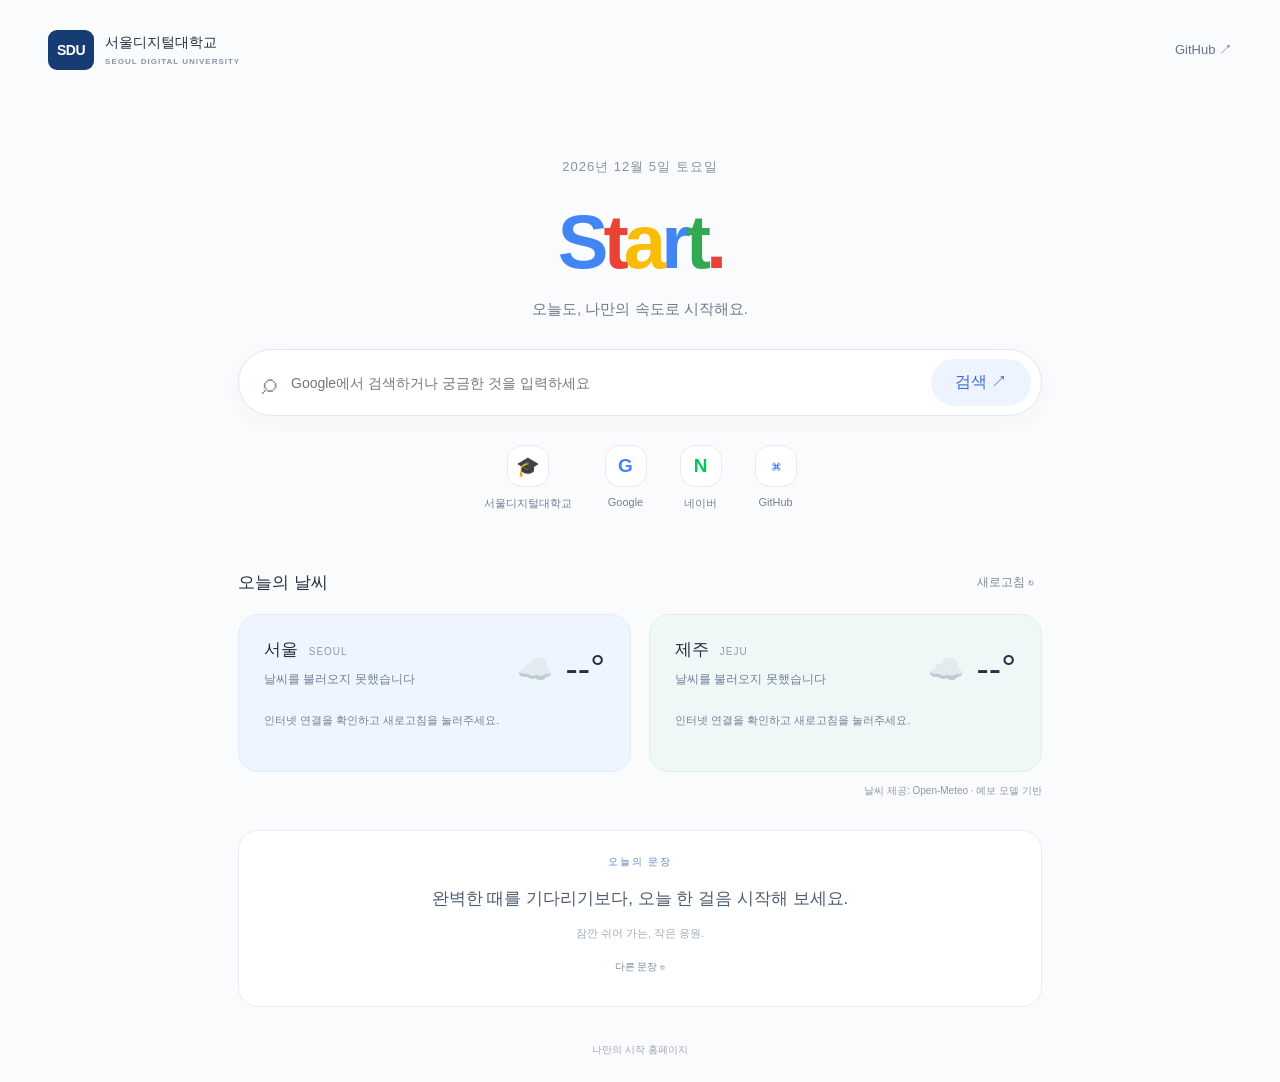
<file: index.html>
<!doctype html>
<html lang="ko"><head><meta charset="utf-8"><meta name="viewport" content="width=device-width,initial-scale=1"><title>나만의 시작 홈페이지</title><meta name="description" content="구글 검색, 서울과 제주 날씨, 오늘의 문장으로 시작하는 나만의 홈페이지."><link rel="stylesheet" href="style.css"><script src="script.js" defer></script></head>
<body><header><a class="university" href="https://www.sdu.ac.kr/" target="_blank" rel="noopener noreferrer"><span class="mark">SDU</span><span>서울디지털대학교<small>SEOUL DIGITAL UNIVERSITY</small></span></a><a class="github" href="https://github.com/jinmyeongsu/my-homepage" target="_blank" rel="noopener noreferrer">GitHub ↗</a></header>
<main><section class="search-area" aria-label="검색"><p id="date"></p><div class="wordmark" aria-hidden="true"><span>S</span><span>t</span><span>a</span><span>r</span><span>t</span><span>.</span></div><p class="greeting">오늘도, 나만의 속도로 시작해요.</p>
<form action="https://www.google.com/search" method="get"><label class="sr-only" for="query">Google 검색어</label><span class="search-icon" aria-hidden="true">⌕</span><input id="query" name="q" type="search" placeholder="Google에서 검색하거나 궁금한 것을 입력하세요" required autocomplete="off"><button type="submit">검색 <span aria-hidden="true">↗</span></button></form>
<nav class="shortcuts" aria-label="자주 가는 사이트"><a href="https://www.sdu.ac.kr/" target="_blank" rel="noopener noreferrer"><span>🎓</span>서울디지털대학교</a><a href="https://www.google.com/" target="_blank" rel="noopener noreferrer"><span>G</span>Google</a><a href="https://www.naver.com/" target="_blank" rel="noopener noreferrer"><span>N</span>네이버</a><a href="https://github.com/jinmyeongsu" target="_blank" rel="noopener noreferrer"><span>⌘</span>GitHub</a></nav></section>
<section class="weather-section" aria-labelledby="weather-title"><div class="section-head"><h1 id="weather-title">오늘의 날씨</h1><button id="refresh" type="button">새로고침 ↻</button></div><div class="weather-grid">
<article class="weather-card" id="seoul" aria-live="polite"><div><p class="city">서울 <small>SEOUL</small></p><p class="condition">날씨를 불러오는 중…</p></div><div class="weather-value"><span class="weather-icon" aria-hidden="true">☁️</span><strong class="temp">--°</strong></div><p class="range">현재 기온 · 오늘의 최저 / 최고</p></article>
<article class="weather-card jeju" id="jeju" aria-live="polite"><div><p class="city">제주 <small>JEJU</small></p><p class="condition">날씨를 불러오는 중…</p></div><div class="weather-value"><span class="weather-icon" aria-hidden="true">☁️</span><strong class="temp">--°</strong></div><p class="range">현재 기온 · 오늘의 최저 / 최고</p></article></div><p id="weather-note">날씨 제공: <a href="https://open-meteo.com/" target="_blank" rel="noopener noreferrer">Open-Meteo</a> · 예보 모델 기반</p></section>
<section class="quote"><p class="eyebrow">오늘의 문장</p><blockquote id="quote"></blockquote><p class="quote-note">잠깐 쉬어 가는, 작은 응원.</p><button id="next-quote" type="button" aria-label="다른 응원 문장 보기">다른 문장 ↻</button></section></main>
<footer>나만의 시작 홈페이지</footer></body></html>
</file>
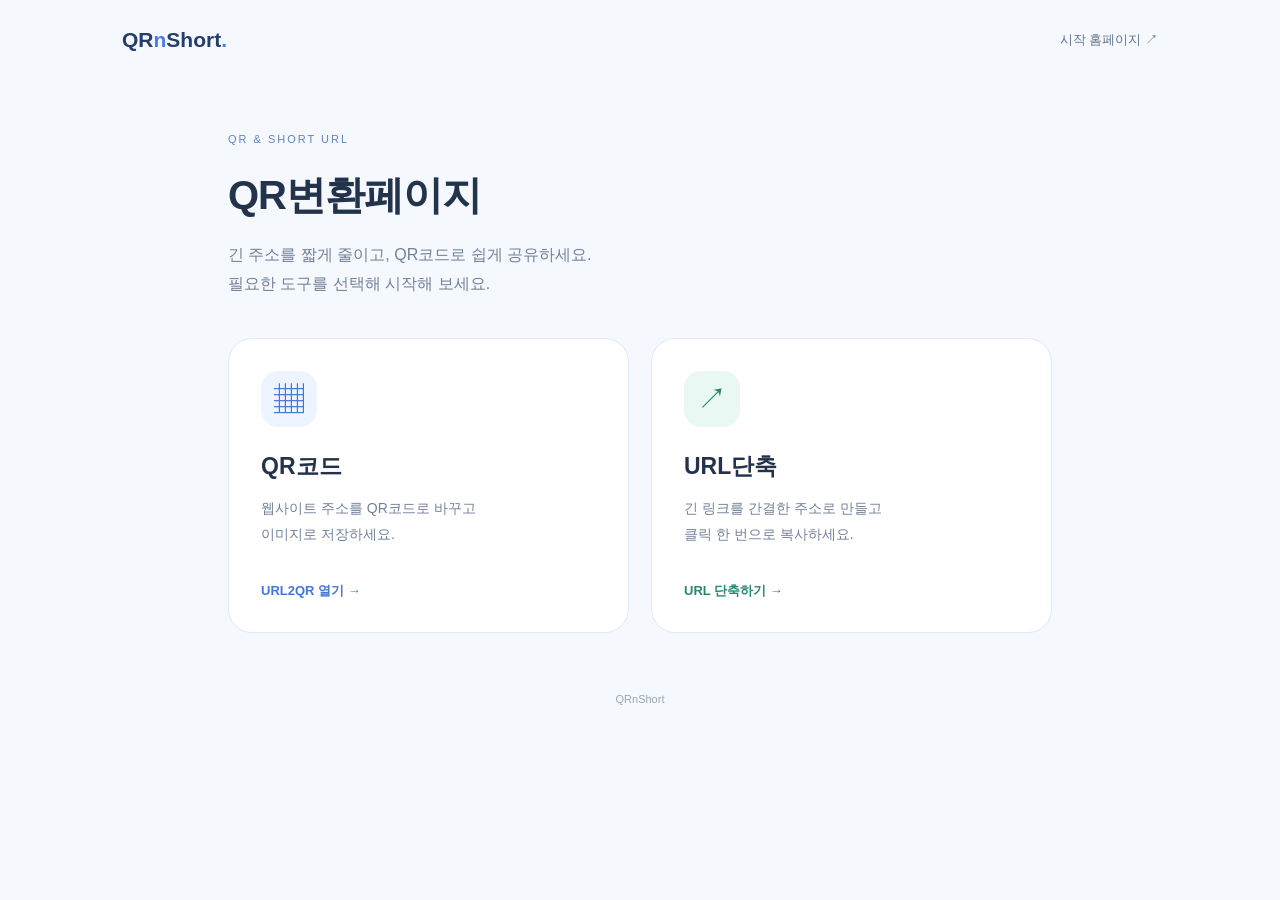
<file: qrnshort/index.html>
<!doctype html><html lang="ko"><head><meta charset="utf-8"><meta name="viewport" content="width=device-width,initial-scale=1"><title>QR코드와 URL 단축 | QRnShort</title><link rel="stylesheet" href="style.css"></head><body><header><a class="brand" href="index.html">QR<span>n</span>Short<span>.</span></a><a href="../">시작 홈페이지 ↗</a></header><main><p class="eyebrow">QR &amp; SHORT URL</p><h1>QR변환페이지</h1><p class="intro">긴 주소를 짧게 줄이고, QR코드로 쉽게 공유하세요.<br>필요한 도구를 선택해 시작해 보세요.</p><nav class="cards" aria-label="URL 변환 도구"><a class="card" href="url2qr/index.html"><span class="icon" aria-hidden="true">▦</span><h2>QR코드</h2><p>웹사이트 주소를 QR코드로 바꾸고<br>이미지로 저장하세요.</p><span class="go">URL2QR 열기 →</span></a><a class="card green" href="urlShort/index.html"><span class="icon" aria-hidden="true">↗</span><h2>URL단축</h2><p>긴 링크를 간결한 주소로 만들고<br>클릭 한 번으로 복사하세요.</p><span class="go">URL 단축하기 →</span></a></nav></main><footer>QRnShort</footer></body></html>
</file>
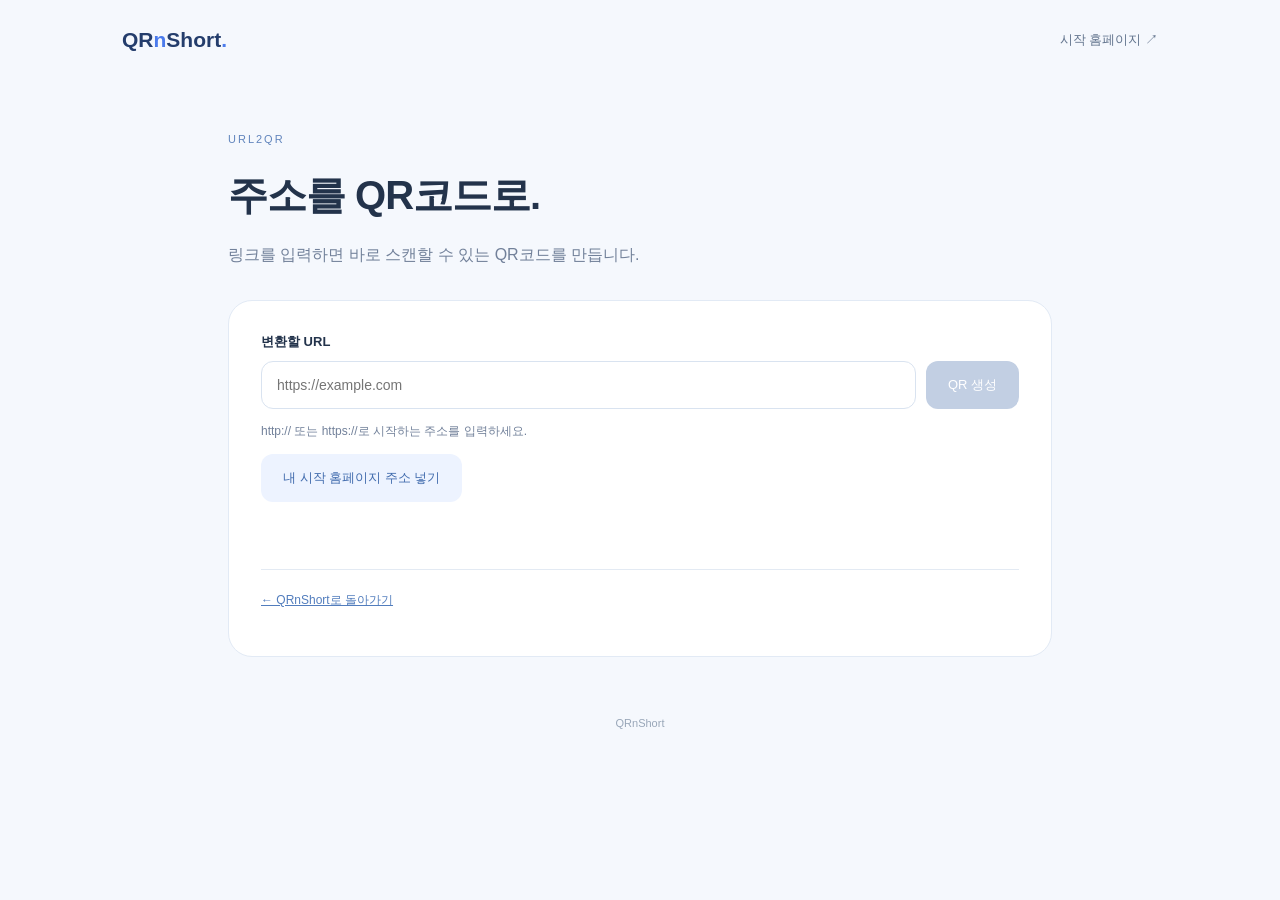
<file: qrnshort/url2qr/index.html>
<!doctype html><html lang="ko"><head><meta charset="utf-8"><meta name="viewport" content="width=device-width,initial-scale=1"><title>URL2QR | QRnShort</title><link rel="stylesheet" href="../style.css"><script src="../vendor/qrcode.min.js" defer></script><script src="script.js" defer></script></head><body><header><a class="brand" href="../index.html">QR<span>n</span>Short<span>.</span></a><a href="../../">시작 홈페이지 ↗</a></header><main><p class="eyebrow">URL2QR</p><h1>주소를 QR코드로.</h1><p class="intro">링크를 입력하면 바로 스캔할 수 있는 QR코드를 만듭니다.</p><section class="panel"><form id="qr-form"><label for="url">변환할 URL</label><div class="input-row"><input id="url" type="url" placeholder="https://example.com" required maxlength="2000"><button id="generate" disabled>QR 생성</button></div></form><p class="help">http:// 또는 https://로 시작하는 주소를 입력하세요.</p><button class="secondary" id="example" type="button">내 시작 홈페이지 주소 넣기</button><p id="status" class="status" role="status"></p><div id="result" class="result" hidden><h2>QR코드 생성 완료</h2><canvas id="qr-canvas" aria-label="입력한 URL의 QR코드"></canvas><p id="encoded-url" class="caption"></p><div class="actions"><a id="download" class="button" download="url2qr.png">PNG 다운로드</a><a id="open-url" class="button secondary" target="_blank" rel="noopener noreferrer">원본 주소 열기 ↗</a></div></div><p class="notes"><a href="../index.html">← QRnShort로 돌아가기</a></p></section></main><footer>QRnShort</footer></body></html>
</file>
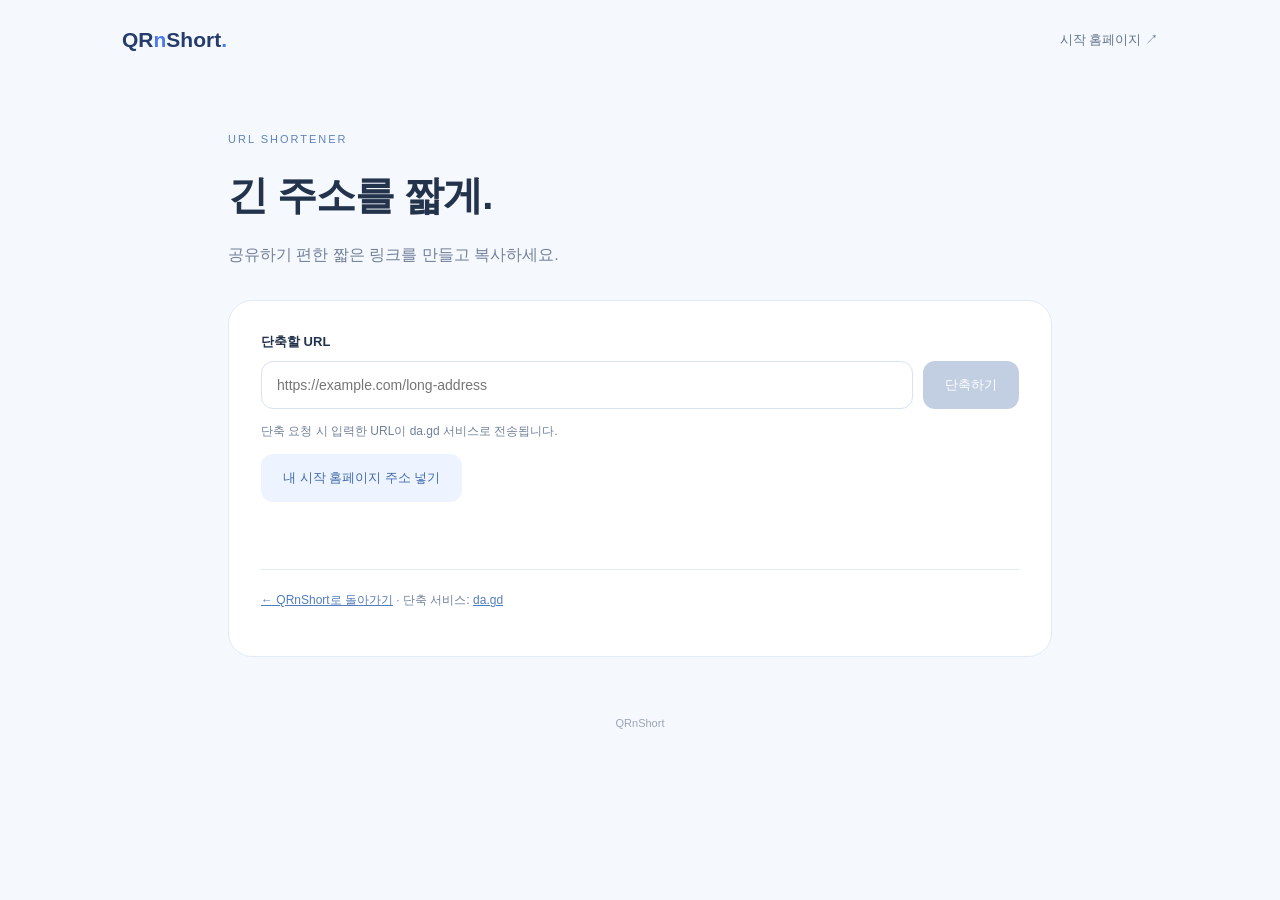
<file: qrnshort/urlShort/index.html>
<!doctype html><html lang="ko"><head><meta charset="utf-8"><meta name="viewport" content="width=device-width,initial-scale=1"><title>URL단축 | QRnShort</title><link rel="stylesheet" href="../style.css"><script src="script.js" defer></script></head><body><header><a class="brand" href="../index.html">QR<span>n</span>Short<span>.</span></a><a href="../../">시작 홈페이지 ↗</a></header><main><p class="eyebrow">URL SHORTENER</p><h1>긴 주소를 짧게.</h1><p class="intro">공유하기 편한 짧은 링크를 만들고 복사하세요.</p><section class="panel"><form id="short-form"><label for="url">단축할 URL</label><div class="input-row"><input id="url" type="url" placeholder="https://example.com/long-address" required maxlength="2000"><button id="shorten" disabled>단축하기</button></div></form><p class="help">단축 요청 시 입력한 URL이 da.gd 서비스로 전송됩니다.</p><button class="secondary" id="example" type="button">내 시작 홈페이지 주소 넣기</button><p id="status" class="status" role="status"></p><div id="result" class="result" hidden><h2>URL 단축 완료</h2><label for="short-url">생성된 단축 URL</label><input id="short-url" readonly><p id="original-url" class="caption"></p><div class="actions"><button id="copy" type="button">복사</button><a id="open-short" class="button secondary" target="_blank" rel="noopener noreferrer">단축 주소 열기 ↗</a></div></div><p class="notes"><a href="../index.html">← QRnShort로 돌아가기</a> · 단축 서비스: <a href="https://da.gd/" target="_blank" rel="noopener noreferrer">da.gd</a></p></section></main><footer>QRnShort</footer></body></html>
</file>
<file: style.css>
:root{font-family:Arial,"Noto Sans KR","Malgun Gothic",sans-serif;color:#263042;background:#fafbfd;font-synthesis:none}*{box-sizing:border-box}body{margin:0}a{color:inherit;text-decoration:none}a:hover{text-decoration:underline}button,input{font:inherit}button{cursor:pointer}header{height:100px;max-width:1440px;margin:auto;padding:26px 48px;display:flex;justify-content:space-between;align-items:center}.university{display:flex;gap:11px;align-items:center;font-size:14px;font-weight:bold}.mark{background:#163c73;color:white;font-size:14px;padding:12px 9px;border-radius:9px;letter-spacing:-.5px}.university small{display:block;font-size:8px;letter-spacing:1px;color:#8b94a4;margin-top:5px}.github{font-size:13px;color:#687387}main{max-width:860px;padding:0 28px;margin:auto}.search-area{text-align:center;padding-top:45px}#date{font-size:13px;color:#8792a4;letter-spacing:1px}.wordmark{font-size:76px;letter-spacing:-5px;font-weight:600;margin:22px 0 12px}.wordmark span:nth-child(1),.wordmark span:nth-child(4){color:#4285f4}.wordmark span:nth-child(2),.wordmark span:nth-child(6){color:#ea4335}.wordmark span:nth-child(3){color:#fbbc05}.wordmark span:nth-child(5){color:#34a853}.greeting{font-size:15px;color:#6d788c;margin-bottom:30px}form{display:flex;align-items:center;gap:12px;background:white;border:1px solid #e2e7ef;border-radius:40px;padding:9px 10px 9px 23px;box-shadow:0 6px 22px #26304208}form:focus-within{outline:2px solid #9ebdf6}.search-icon{font-size:29px;color:#8694a6}input{width:100%;border:0;outline:0;font-size:14px;background:transparent;min-width:0}form button{border:0;background:#edf3ff;color:#356bcc;border-radius:30px;padding:13px 24px;white-space:nowrap}.shortcuts{display:flex;justify-content:center;gap:33px;margin:29px 0 55px}.shortcuts a{display:flex;align-items:center;flex-direction:column;gap:9px;font-size:11px;color:#738095}.shortcuts a span{height:42px;width:42px;display:grid;place-items:center;background:white;border:1px solid #e5eaf1;border-radius:15px;font-size:19px;font-weight:bold;color:#4285f4}.shortcuts a:nth-child(3) span{color:#03c75a}.section-head{display:flex;align-items:center;justify-content:space-between;margin-bottom:15px}h1{font-size:17px;margin:0;font-weight:600}.section-head button,.quote button{background:none;border:0;color:#7a8799;font-size:12px;padding:8px}.weather-grid{display:grid;grid-template-columns:1fr 1fr;gap:18px}.weather-card{background:#eef5ff;border:1px solid #e2ecfc;border-radius:20px;padding:23px 25px;position:relative;min-height:158px}.jeju{background:#eff8f6;border-color:#dff0eb}.city{margin:0;font-size:17px;font-weight:bold}.city small{font-size:10px;font-weight:normal;color:#8b9bb2;margin-left:6px;letter-spacing:1px}.condition{font-size:12px;color:#718299;margin:10px 0}.weather-value{position:absolute;right:25px;top:33px;display:flex;gap:13px;align-items:center}.weather-icon{font-size:29px}.temp{font-size:37px;font-weight:500}.range{margin:25px 0 0;font-size:11px;color:#718299}#weather-note{font-size:10px;color:#8d98a9;text-align:right;margin-top:12px}.quote{text-align:center;position:relative;margin:32px 0 36px;padding:24px 35px;background:white;border:1px solid #e8ecf2;border-radius:20px}.eyebrow{font-size:10px;color:#5d86c7;letter-spacing:2px;margin:0 0 15px}blockquote{font-size:17px;margin:0;line-height:1.8;color:#4d5c70}.quote-note{font-size:11px;color:#a1aab8}.quote button{font-size:10px}footer{text-align:center;color:#9da6b5;font-size:10px;padding:0 20px 25px}footer span{margin:0 8px}.sr-only{position:absolute;width:1px;height:1px;padding:0;overflow:hidden;clip:rect(0,0,0,0);white-space:nowrap}button:focus-visible,a:focus-visible{outline:2px solid #4285f4;outline-offset:4px}button:disabled{opacity:.6;cursor:wait}@media(max-width:600px){header{padding:20px;height:80px}.search-area{padding-top:20px}main{padding:0 20px}.wordmark{font-size:65px}.shortcuts{gap:19px;margin-bottom:35px}.shortcuts a{font-size:9px}input{font-size:12px}form{gap:6px;padding-left:16px}form button{padding:12px 15px}.weather-grid{grid-template-columns:1fr}.weather-card{min-height:145px}.quote{padding:22px 18px}blockquote{font-size:15px}}
</file>
<file: qrnshort/style.css>
:root{font-family:Arial,"Malgun Gothic",sans-serif;color:#23334b;background:#f5f8fd}*{box-sizing:border-box}body{margin:0}a{color:inherit}header{max-width:1100px;margin:auto;padding:28px 32px;display:flex;align-items:center;justify-content:space-between}header a{text-decoration:none;font-size:13px;color:#63758e}.brand{font-weight:800!important;font-size:21px!important;color:#243d6c!important}.brand span{color:#4b7bec}main{max-width:880px;margin:50px auto;padding:0 28px}.eyebrow{font-size:11px;letter-spacing:2px;color:#6084bc}h1{font-size:40px;letter-spacing:-1px;margin:18px 0}p{line-height:1.8;color:#72819a}.intro{max-width:650px}.cards{display:grid;grid-template-columns:1fr 1fr;gap:22px;margin-top:40px}.card{display:block;text-decoration:none;background:white;padding:32px;border:1px solid #e2eaf5;border-radius:24px;transition:transform .2s}.card:hover{transform:translateY(-4px);border-color:#8eafe6}.icon{display:grid;place-items:center;width:56px;height:56px;background:#edf3ff;color:#4278d7;font-size:30px;border-radius:17px}.green .icon{background:#eaf8f3;color:#28896f}.card h2{font-size:23px;margin:24px 0 10px}.card p{font-size:14px;min-height:52px}.go{display:inline-block;margin-top:20px;font-size:13px;color:#4278d7;font-weight:bold}.green .go{color:#28896f}.panel{background:white;border:1px solid #e2eaf5;border-radius:24px;padding:32px;margin-top:30px}label{display:block;font-size:13px;font-weight:bold;margin-bottom:10px}.input-row{display:flex;gap:10px}input{width:100%;min-width:0;border:1px solid #d9e3f0;border-radius:12px;padding:15px;font:inherit;font-size:14px}input:focus{outline:2px solid #9ab8ef;border-color:transparent}button,.button{border:0;border-radius:12px;background:#447ce0;color:white;font:inherit;font-size:13px;padding:15px 22px;cursor:pointer;white-space:nowrap;text-decoration:none;display:inline-block}button:disabled{background:#c2cfe3;cursor:default}.secondary{background:#edf3ff;color:#426cae}.help{font-size:12px;margin:12px 0}.result{margin-top:24px;padding:24px;background:#f6f9ff;border-radius:16px;text-align:center}.result input{background:white}.result h2{font-size:16px}.result canvas{max-width:100%;height:auto}.actions{display:flex;justify-content:center;gap:10px;margin-top:18px;flex-wrap:wrap}.status{font-size:13px;margin:16px 0 0;min-height:23px;color:#3768aa}.status.error{color:#b83f45}.caption{font-size:12px;overflow-wrap:anywhere}.notes{margin-top:28px;border-top:1px solid #e3eaf3;padding-top:20px;font-size:12px}.notes a{color:#527dbd}footer{font-size:11px;color:#98a6b8;text-align:center;margin:60px 20px 25px}a:focus-visible,button:focus-visible{outline:3px solid #87aff4;outline-offset:4px}[hidden]{display:none!important}@media(max-width:600px){header{padding:22px}main{margin-top:30px;padding:0 20px}h1{font-size:32px}.cards{grid-template-columns:1fr;gap:16px}.panel,.card{padding:24px}.input-row{flex-direction:column}.result{padding:16px}.intro{font-size:14px}}
</file>
